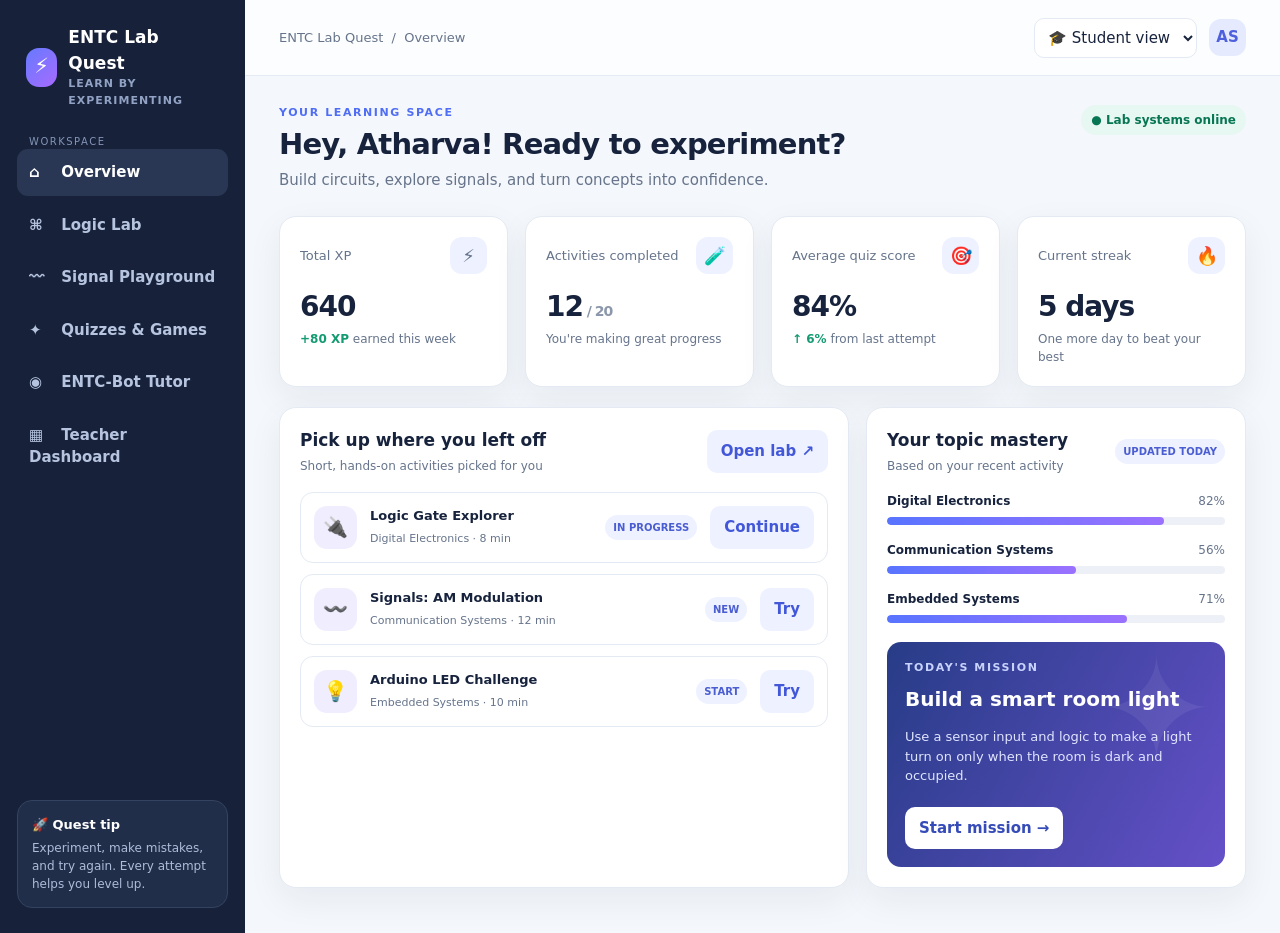
<file: index.html>
<!DOCTYPE html>
<html lang="en">
<head>
<meta charset="UTF-8"><meta name="viewport" content="width=device-width, initial-scale=1.0">
<title>ENTC Lab Quest</title>
<style>
:root{--bg:#f4f7fb;--panel:#fff;--ink:#17233d;--muted:#66748b;--line:#e4eaf3;--blue:#4f6df5;--purple:#8a5cf6;--green:#159b72;--orange:#f59e0b;--red:#e45b6b;--shadow:0 12px 34px #253b6410}
*{box-sizing:border-box}body{margin:0;background:var(--bg);color:var(--ink);font:15px/1.5 Inter,ui-sans-serif,system-ui,-apple-system,Segoe UI,sans-serif}button,input,select{font:inherit}button{cursor:pointer;border:0;border-radius:10px;padding:10px 14px;font-weight:700;transition:.15s}button:hover{transform:translateY(-1px)}.primary{background:var(--blue);color:#fff}.soft{background:#eef1ff;color:#4258d8}.dark{background:#1b2945;color:white}.success{background:#e5f8f1;color:#087653}.shell{display:grid;grid-template-columns:245px 1fr;min-height:100vh}.sidebar{background:#17223a;color:#dce5fb;padding:25px 17px;display:flex;flex-direction:column;gap:25px}.brand{display:flex;gap:11px;align-items:center;padding:0 9px;font-size:17px;font-weight:850;color:#fff}.logo{display:grid;place-items:center;width:39px;height:39px;border-radius:13px;background:linear-gradient(135deg,#667aff,#a76bff);font-size:21px}.brand small{display:block;color:#91a2c4;font-size:11px;font-weight:600;letter-spacing:1px}.navlabel{font-size:10px;text-transform:uppercase;letter-spacing:1.5px;color:#8494b6;padding:0 12px}.nav{display:grid;gap:6px}.nav button{color:#b7c4df;background:transparent;text-align:left;padding:12px;border-radius:11px}.nav button.active,.nav button:hover{background:#293754;color:white}.nav button span{display:inline-block;width:27px}.side-bottom{margin-top:auto;background:#202e49;border:1px solid #344360;border-radius:15px;padding:14px;font-size:12px;color:#aebcda}.side-bottom strong{display:block;color:#fff;font-size:13px;margin-bottom:5px}.main{min-width:0}.topbar{height:76px;background:#ffffffc9;border-bottom:1px solid var(--line);display:flex;align-items:center;justify-content:space-between;padding:0 34px;gap:16px}.crumb{color:var(--muted);font-size:13px}.topright{display:flex;align-items:center;gap:12px}.role-select{border:1px solid var(--line);background:white;border-radius:10px;padding:9px;color:var(--ink)}.avatar{width:37px;height:37px;border-radius:12px;background:#e6eaff;color:#4e60dc;display:grid;place-items:center;font-weight:900}.content{padding:29px 34px 45px;max-width:1500px;margin:auto}.welcome{display:flex;align-items:flex-start;justify-content:space-between;gap:20px;margin-bottom:25px}.eyebrow{color:var(--blue);font-size:11px;font-weight:900;letter-spacing:1.6px;text-transform:uppercase}.welcome h1{font-size:29px;line-height:1.15;margin:6px 0 8px;letter-spacing:-.8px}.welcome p{margin:0;color:var(--muted)}.pill{display:inline-flex;align-items:center;gap:6px;padding:6px 10px;border-radius:99px;background:#e6f8f1;color:#087653;font-size:12px;font-weight:800}.grid{display:grid;gap:17px}.stats{grid-template-columns:repeat(4,minmax(0,1fr));margin-bottom:20px}.card{background:var(--panel);border:1px solid var(--line);border-radius:17px;padding:20px;box-shadow:var(--shadow);min-width:0}.stat-top{display:flex;justify-content:space-between;align-items:center;color:var(--muted);font-size:13px}.stat-icon{width:37px;height:37px;display:grid;place-items:center;background:#eef1ff;border-radius:12px;font-size:18px}.stat-value{font-size:28px;font-weight:850;letter-spacing:-1px;margin:12px 0 2px}.stat-foot{font-size:12px;color:var(--muted)}.up{color:var(--green);font-weight:800}.two{grid-template-columns:minmax(0,1.5fr) minmax(300px,1fr)}.section-head{display:flex;align-items:center;justify-content:space-between;gap:10px;margin-bottom:17px}.section-head h2{font-size:17px;margin:0}.section-head p{font-size:12px;color:var(--muted);margin:3px 0 0}.activity-list{display:grid;gap:11px}.activity{display:flex;align-items:center;gap:13px;padding:13px;border:1px solid var(--line);border-radius:13px}.activity-icon{width:43px;height:43px;border-radius:13px;background:#f0edff;display:grid;place-items:center;font-size:20px;flex-shrink:0}.activity-text{flex:1;min-width:0}.activity-text strong{display:block;font-size:13px}.activity-text small{color:var(--muted);font-size:11px}.tag{font-size:10px;padding:5px 8px;border-radius:99px;background:#eef1ff;color:#4b5ed1;font-weight:800;white-space:nowrap}.progress-row{margin:16px 0}.progress-label{display:flex;justify-content:space-between;font-size:12px;margin-bottom:7px}.progress-label span:last-child{color:var(--muted)}.bar{height:8px;background:#edf0f6;border-radius:99px;overflow:hidden}.bar span{display:block;height:100%;border-radius:99px;background:linear-gradient(90deg,#5874ff,#9b71ff)}.mission{background:linear-gradient(120deg,#273c87,#6550c8);color:white;border:0;position:relative;overflow:hidden}.mission:after{content:"✦";position:absolute;font-size:140px;right:10px;top:-37px;color:#ffffff12}.mission .eyebrow{color:#c9d3ff}.mission h2{font-size:20px;margin:8px 0}.mission p{color:#e0e5ff;font-size:13px;max-width:380px}.mission button{background:white;color:#354bb8;margin-top:8px}.page{display:none}.page.active{display:block}.lab-layout{display:grid;grid-template-columns:minmax(0,1.4fr) minmax(270px,.8fr);gap:18px}.lab-canvas{background:#fbfcff;border:1px dashed #ccd5e8;border-radius:14px;min-height:255px;padding:22px;display:flex;flex-direction:column;align-items:center;justify-content:center;gap:22px}.gate-row{display:flex;align-items:center;gap:17px;flex-wrap:wrap;justify-content:center}.switch{border:1px solid #d7deed;border-radius:12px;background:white;padding:12px 16px;min-width:73px;text-align:center}.switch.on{background:#e5f8f1;border-color:#8cd9bd;color:#087653}.gate{padding:17px 20px;background:#eef1ff;border:1px solid #cfd6ff;border-radius:12px;font-weight:900;min-width:100px;text-align:center}.wire{color:#8c9bb7;font-size:24px}.led{width:42px;height:42px;border-radius:50%;background:#d6dce7;border:5px solid #bcc5d4;box-shadow:inset 0 0 0 3px #fff}.led.on{background:#35d49a;border-color:#16a875;box-shadow:0 0 25px #35d49a88,inset 0 0 0 3px #b8ffe4}.result{font-size:13px;color:var(--muted);text-align:center}.controls{display:flex;gap:9px;flex-wrap:wrap}.controls button{padding:9px 12px}.truth{width:100%;border-collapse:collapse;font-size:13px}.truth th,.truth td{text-align:center;padding:10px;border-bottom:1px solid var(--line)}.truth th{background:#f7f8fc;color:var(--muted)}.truth .current{background:#eafaf3;font-weight:900}.quiz-option{display:block;width:100%;text-align:left;background:#f8f9fc;border:1px solid var(--line);margin:9px 0;color:var(--ink);font-weight:600}.quiz-option.selected{border-color:var(--blue);background:#eef1ff}.quiz-option.correct{border-color:#4ac49a;background:#e6f8f1}.quiz-option.wrong{border-color:#ef9aa5;background:#fff0f1}.feedback{padding:12px;border-radius:10px;margin:12px 0;font-size:13px}.teacher-controls{display:flex;gap:10px;flex-wrap:wrap;margin-bottom:16px}.teacher-controls select,.teacher-controls input{padding:10px;border:1px solid var(--line);border-radius:10px;background:white}.table-wrap{overflow:auto}table.data{width:100%;border-collapse:collapse;font-size:12px}table.data th,table.data td{padding:12px 10px;text-align:left;border-bottom:1px solid var(--line);white-space:nowrap}table.data th{font-size:10px;text-transform:uppercase;letter-spacing:.7px;color:var(--muted);background:#fafbfe}.student{display:flex;align-items:center;gap:9px}.mini-avatar{width:30px;height:30px;display:grid;place-items:center;background:#eef1ff;color:#5665d9;border-radius:10px;font-weight:900}.mastery{display:inline-block;width:63px;height:7px;background:#edf0f6;border-radius:99px;overflow:hidden;vertical-align:middle;margin-right:6px}.mastery span{display:block;height:100%;border-radius:99px}.heatmap{width:100%;border-collapse:separate;border-spacing:5px;font-size:11px}.heatmap th{color:var(--muted);font-weight:700;text-align:center;padding:6px}.heatmap td{text-align:center;border-radius:6px;padding:11px 5px;font-weight:800}.h1{background:#fee8e9;color:#ae3f4b}.h2{background:#fff1d8;color:#966313}.h3{background:#e5f7ed;color:#16704f}.h4{background:#d6f3e5;color:#075c3c}.toast{position:fixed;right:22px;bottom:22px;background:#17223a;color:white;padding:13px 18px;border-radius:12px;box-shadow:var(--shadow);z-index:5;display:none}.toast.show{display:block;animation:fade .25s}@keyframes fade{from{transform:translateY(8px);opacity:0}to{transform:none;opacity:1}}.signal-canvas{width:100%;height:180px;background:#101a30;border-radius:12px}.range{width:100%;accent-color:var(--blue)}.field{display:grid;gap:6px;margin:12px 0}.field label{font-size:12px;font-weight:800;color:var(--muted)}.field input,.field select,.field textarea{width:100%;border:1px solid var(--line);border-radius:10px;padding:10px;background:#fff;color:var(--ink)}.chatbox{height:220px;overflow:auto;background:#f8f9fc;border:1px solid var(--line);border-radius:12px;padding:12px;display:flex;flex-direction:column;gap:9px;margin-bottom:10px}.bubble{padding:10px 12px;border-radius:12px;max-width:90%;font-size:13px}.bot{background:#fff;border:1px solid var(--line);align-self:flex-start}.userbubble{background:#e9edff;align-self:flex-end}.chat-input{display:flex;gap:8px}.chat-input input{flex:1;min-width:0;border:1px solid var(--line);border-radius:10px;padding:10px}.note{font-size:11px;color:var(--muted);margin-top:10px}.empty{color:var(--muted);padding:30px;text-align:center}.mobile-menu{display:none}
@media(max-width:1050px){.stats{grid-template-columns:repeat(2,minmax(0,1fr))}.two,.lab-layout{grid-template-columns:1fr}.content{padding:23px}.topbar{padding:0 23px}}
@media(max-width:700px){.shell{grid-template-columns:1fr}.sidebar{display:none}.topbar{height:65px;padding:0 15px}.mobile-menu{display:block;background:#eef1ff;color:#4056d5}.content{padding:20px 14px 35px}.welcome{display:block}.welcome h1{font-size:25px}.welcome>.pill{margin-top:14px}.stats{gap:10px}.card{padding:15px}.stat-value{font-size:24px}.two{gap:12px}.topright{gap:7px}.role-select{max-width:120px;font-size:12px;padding:8px}.crumb{display:none}.lab-canvas{padding:14px}.gate-row{gap:8px}.switch{min-width:60px;padding:10px}.gate{min-width:75px;padding:13px}.activity{padding:10px}.tag{display:none}}
</style>
</head>
<body>
<div class="shell">
<aside class="sidebar">
  <div class="brand"><div class="logo">⚡</div><div>ENTC Lab Quest<small>LEARN BY EXPERIMENTING</small></div></div>
  <div><div class="navlabel">Workspace</div><nav class="nav" id="nav">
    <button class="active" data-page="home"><span>⌂</span> Overview</button>
    <button data-page="logic"><span>⌘</span> Logic Lab</button>
    <button data-page="signals"><span>〰</span> Signal Playground</button>
    <button data-page="quiz"><span>✦</span> Quizzes & Games</button>
    <button data-page="tutor"><span>◉</span> ENTC-Bot Tutor</button>
    <button data-page="teacher"><span>▦</span> Teacher Dashboard</button>
  </nav></div>
  <div class="side-bottom"><strong>🚀 Quest tip</strong>Experiment, make mistakes, and try again. Every attempt helps you level up.</div>
</aside>
<main class="main">
<header class="topbar"><button class="mobile-menu" id="mobileMenu">☰</button><div class="crumb">ENTC Lab Quest&nbsp; / &nbsp;<span id="crumbName">Overview</span></div><div class="topright"><select class="role-select" id="roleSelect" aria-label="Choose demo role"><option value="student">🎓 Student view</option><option value="teacher">🧑‍🏫 Teacher view</option></select><div class="avatar" id="avatar">AS</div></div></header>
<div class="content">
<section class="page active" id="page-home">
  <div class="welcome"><div><div class="eyebrow">YOUR LEARNING SPACE</div><h1>Hey, Atharva! Ready to experiment?</h1><p>Build circuits, explore signals, and turn concepts into confidence.</p></div><div class="pill">● Lab systems online</div></div>
  <div class="grid stats">
    <div class="card"><div class="stat-top">Total XP <div class="stat-icon">⚡</div></div><div class="stat-value" id="xpValue">640</div><div class="stat-foot"><span class="up">+80 XP</span> earned this week</div></div>
    <div class="card"><div class="stat-top">Activities completed <div class="stat-icon">🧪</div></div><div class="stat-value" id="completedValue">12<span style="font-size:14px;color:#8b97aa"> / 20</span></div><div class="stat-foot">You're making great progress</div></div>
    <div class="card"><div class="stat-top">Average quiz score <div class="stat-icon">🎯</div></div><div class="stat-value">84%</div><div class="stat-foot"><span class="up">↑ 6%</span> from last attempt</div></div>
    <div class="card"><div class="stat-top">Current streak <div class="stat-icon">🔥</div></div><div class="stat-value">5 days</div><div class="stat-foot">One more day to beat your best</div></div>
  </div>
  <div class="grid two">
    <div class="card"><div class="section-head"><div><h2>Pick up where you left off</h2><p>Short, hands-on activities picked for you</p></div><button class="soft" data-go="logic">Open lab ↗</button></div>
      <div class="activity-list">
       <div class="activity"><div class="activity-icon">🔌</div><div class="activity-text"><strong>Logic Gate Explorer</strong><small>Digital Electronics · 8 min</small></div><span class="tag">IN PROGRESS</span><button class="soft" data-go="logic">Continue</button></div>
       <div class="activity"><div class="activity-icon">〰️</div><div class="activity-text"><strong>Signals: AM Modulation</strong><small>Communication Systems · 12 min</small></div><span class="tag">NEW</span><button class="soft" data-go="signals">Try</button></div>
       <div class="activity"><div class="activity-icon">💡</div><div class="activity-text"><strong>Arduino LED Challenge</strong><small>Embedded Systems · 10 min</small></div><span class="tag">START</span><button class="soft" data-go="quiz">Try</button></div>
      </div>
    </div>
    <div class="card"><div class="section-head"><div><h2>Your topic mastery</h2><p>Based on your recent activity</p></div><span class="tag">UPDATED TODAY</span></div>
      <div class="progress-row"><div class="progress-label"><strong>Digital Electronics</strong><span>82%</span></div><div class="bar"><span style="width:82%"></span></div></div>
      <div class="progress-row"><div class="progress-label"><strong>Communication Systems</strong><span>56%</span></div><div class="bar"><span style="width:56%"></span></div></div>
      <div class="progress-row"><div class="progress-label"><strong>Embedded Systems</strong><span>71%</span></div><div class="bar"><span style="width:71%"></span></div></div>
      <div class="mission" style="padding:18px;border-radius:14px;margin-top:19px"><div class="eyebrow">TODAY'S MISSION</div><h2>Build a smart room light</h2><p>Use a sensor input and logic to make a light turn on only when the room is dark and occupied.</p><button data-go="logic">Start mission →</button></div>
    </div>
  </div>
</section>
<section class="page" id="page-logic">
 <div class="welcome"><div><div class="eyebrow">VIRTUAL CIRCUIT LAB</div><h1>Logic Gate Explorer</h1><p>Toggle the inputs and observe how the output changes. Learn by testing every combination.</p></div><span class="pill">● Live simulation</span></div>
 <div class="lab-layout">
  <div class="card"><div class="section-head"><div><h2>Build & test your circuit</h2><p>Choose a gate, then toggle inputs A and B</p></div><span class="tag">DIGITAL ELECTRONICS</span></div>
   <div class="field"><label for="gateType">Logic gate</label><select id="gateType"><option value="AND">AND gate</option><option value="OR">OR gate</option><option value="NOT">NOT gate (uses A only)</option><option value="XOR">XOR gate</option><option value="NAND">NAND gate</option></select></div>
   <div class="lab-canvas"><div class="gate-row"><button class="switch" id="switchA">A · LOW</button><span class="wire">━━━━</span><div class="gate" id="gateShape">AND</div><span class="wire">━━━━</span><div class="led" id="led"></div></div><div class="gate-row" id="inputBRow"><button class="switch" id="switchB">B · LOW</button><span class="result">Input B connects to the gate</span></div><div class="result" id="outputResult">Output: LOW (0) · LED OFF</div></div>
   <div class="controls" style="margin-top:15px"><button class="primary" id="nextTruth">Next truth-table row</button><button class="soft" id="resetLogic">Reset inputs</button><button class="soft" id="completeLab">Mark lab complete +50 XP</button></div>
   <p class="note">This is a learning simulation, not a physical circuit. Try each input combination before checking the truth table.</p>
  </div>
  <div class="card"><div class="section-head"><div><h2>Truth table</h2><p>Output updates with your current inputs</p></div><span class="tag" id="truthGateTag">AND</span></div><table class="truth"><thead><tr><th>A</th><th>B</th><th>Output</th></tr></thead><tbody id="truthBody"></tbody></table><div class="feedback" style="background:#f5f6ff;color:#4d5cc0" id="logicExplain">AND outputs HIGH only when both inputs are HIGH.</div></div>
 </div>
</section>
<section class="page" id="page-signals">
 <div class="welcome"><div><div class="eyebrow">COMMUNICATION SYSTEMS</div><h1>Signal Playground</h1><p>Change amplitude and frequency to see how a signal behaves. Explore a simple AM waveform.</p></div><span class="pill">〰 Interactive waveform</span></div>
 <div class="grid two">
  <div class="card"><div class="section-head"><div><h2>Waveform studio</h2><p>Carrier signal with amplitude modulation</p></div><span class="tag">LIVE PREVIEW</span></div><canvas id="signalCanvas" class="signal-canvas" width="800" height="300"></canvas>
   <div class="field"><label>Amplitude: <span id="ampLabel">50%</span></label><input id="ampRange" class="range" type="range" min="10" max="100" value="50"></div>
   <div class="field"><label>Frequency: <span id="freqLabel">4 Hz</span></label><input id="freqRange" class="range" type="range" min="1" max="12" value="4"></div>
   <div class="field"><label>Modulation depth: <span id="modLabel">40%</span></label><input id="modRange" class="range" type="range" min="0" max="90" value="40"></div>
  </div>
  <div class="card"><div class="section-head"><div><h2>Signal concepts</h2><p>Quick reference while experimenting</p></div></div>
   <div class="activity-list"><div class="activity"><div class="activity-icon">📈</div><div class="activity-text"><strong>Amplitude</strong><small>Controls the signal's maximum height. Higher amplitude means a stronger signal.</small></div></div><div class="activity"><div class="activity-icon">⏱️</div><div class="activity-text"><strong>Frequency</strong><small>How many cycles occur per second. Higher frequency means more cycles in the same time.</small></div></div><div class="activity"><div class="activity-icon">📡</div><div class="activity-text"><strong>AM modulation</strong><small>The message signal changes the carrier's amplitude while the carrier frequency stays approximately constant.</small></div></div></div>
   <div class="feedback" style="background:#e9f8f1;color:#087653;margin-top:16px">Experiment tip: increase modulation depth and watch the envelope become more pronounced.</div>
  </div>
 </div>
</section>
<section class="page" id="page-quiz">
 <div class="welcome"><div><div class="eyebrow">QUICK CHALLENGE</div><h1>Quizzes & mini-games</h1><p>Check your understanding and earn XP. Answers include explanations so you can learn from mistakes.</p></div><span class="pill">✦ Earn +20 XP</span></div>
 <div class="grid two">
  <div class="card"><div class="section-head"><div><h2 id="quizTitle">Question 1 of 3</h2><p id="quizTopic">Digital Electronics · Basics</p></div><span class="tag" id="quizScore">SCORE 0</span></div>
   <h3 id="questionText" style="font-size:19px;line-height:1.4;margin:22px 0">What is the output of an AND gate when A = 1 and B = 0?</h3>
   <div id="options"></div><div id="quizFeedback"></div><div class="controls"><button class="primary" id="submitAnswer">Check answer</button><button class="soft" id="nextQuestion" style="display:none">Next question →</button></div>
  </div>
  <div class="card"><div class="section-head"><div><h2>Your challenge stats</h2><p>Demo learner record</p></div></div>
   <div class="grid stats" style="grid-template-columns:repeat(2,minmax(0,1fr))"><div><div class="stat-foot">Correct answers</div><div class="stat-value" id="correctCount">0</div></div><div><div class="stat-foot">XP earned</div><div class="stat-value" id="quizXp">0</div></div></div>
   <div class="mission" style="padding:20px;border-radius:14px;margin-top:12px"><div class="eyebrow">BONUS CHALLENGE</div><h2>Spot the logic</h2><p>Can you explain why XOR is different from OR? Complete the quiz and ask ENTC-Bot for a hint.</p><button data-go="tutor">Ask ENTC-Bot →</button></div>
  </div>
 </div>
</section>
<section class="page" id="page-tutor">
 <div class="welcome"><div><div class="eyebrow">YOUR AI STUDY PARTNER</div><h1>Ask ENTC-Bot</h1><p>Ask a concept question or request a hint. This prototype uses a built-in demo tutor; connect an AI API for live AI responses.</p></div><span class="pill">◉ Tutor ready</span></div>
 <div class="grid two">
  <div class="card"><div class="section-head"><div><h2>Conversation</h2><p>Simple explanations, hints first</p></div><button class="soft" id="clearChat">Clear chat</button></div>
   <div class="chatbox" id="chatbox"><div class="bubble bot">Hi! I'm ENTC-Bot. What are you exploring today? Try asking: “Give me a hint for XOR” or “Explain modulation simply.”</div></div>
   <div class="chat-input"><input id="chatInput" placeholder="Ask about a circuit, signal, or Arduino code…" maxlength="500"><button class="primary" id="sendChat">Send</button></div>
   <p class="note">Demo note: no message is sent to an external AI service in this prototype.</p>
  </div>
  <div class="card"><div class="section-head"><div><h2>Suggested prompts</h2><p>Tap one to start learning</p></div></div>
   <div class="activity-list"><button class="quiz-option" data-prompt="Give me a hint for XOR without giving me the answer.">💡 Give me a hint for XOR</button><button class="quiz-option" data-prompt="Explain amplitude modulation like I'm a beginner.">📡 Explain AM modulation simply</button><button class="quiz-option" data-prompt="Help me understand INPUT_PULLUP in Arduino.">🔧 Explain INPUT_PULLUP</button><button class="quiz-option" data-prompt="What should I check if my LED does not turn on?">🛠️ Debug an LED circuit</button></div>
   <div class="feedback" style="background:#f5f6ff;color:#4d5cc0">Tutor approach: first a hint, then a short explanation, then a quick check question.</div>
  </div>
 </div>
</section>
<section class="page" id="page-teacher">
 <div class="welcome"><div><div class="eyebrow">FACULTY WORKSPACE</div><h1>Class performance dashboard</h1><p>Track section progress, spot learning gaps, and decide what to revise next.</p></div><span class="pill">● Demo data</span></div>
 <div class="teacher-controls"><select id="sectionFilter"><option value="all">All sections</option><option value="A">Section A</option><option value="B">Section B</option><option value="C">Section C</option></select><input id="studentSearch" placeholder="Search student…"><button class="primary" id="exportCsv">Export CSV ↓</button><button class="soft" id="insightBtn">✦ Generate AI insights</button></div>
 <div class="grid stats">
  <div class="card"><div class="stat-top">Students enrolled<div class="stat-icon">👥</div></div><div class="stat-value" id="teacherCount">20</div><div class="stat-foot">Across 3 sections</div></div>
  <div class="card"><div class="stat-top">Avg. completion<div class="stat-icon">✓</div></div><div class="stat-value" id="teacherCompletion">68%</div><div class="stat-foot">Activities completed</div></div>
  <div class="card"><div class="stat-top">Average score<div class="stat-icon">🎯</div></div><div class="stat-value" id="teacherAverage">74%</div><div class="stat-foot">Across recent quizzes</div></div>
  <div class="card"><div class="stat-top">Need support<div class="stat-icon">🧭</div></div><div class="stat-value" id="teacherSupport">5</div><div class="stat-foot">Mastery below 50%</div></div>
 </div>
 <div class="grid two">
  <div class="card"><div class="section-head"><div><h2>Student progress</h2><p>Use this table to drill down into learning performance</p></div><span class="tag">LIVE DEMO VIEW</span></div><div class="table-wrap"><table class="data"><thead><tr><th>Student</th><th>Section</th><th>Completion</th><th>Avg. score</th><th>Weak topic</th><th>Last active</th></tr></thead><tbody id="studentRows"></tbody></table></div><p class="note">Sample students are fictional demo records. Replace with real class data after backend integration.</p></div>
  <div class="card"><div class="section-head"><div><h2>Topic mastery heatmap</h2><p>Student × topic · low mastery is highlighted</p></div></div><div style="overflow:auto"><table class="heatmap"><thead><tr><th>Student</th><th>Digital</th><th>Signals</th><th>Embedded</th><th>Circuits</th></tr></thead><tbody id="heatmapRows"></tbody></table></div><div class="note">Legend: <span style="color:#ae3f4b">■ Needs help</span> &nbsp; <span style="color:#966313">■ Developing</span> &nbsp; <span style="color:#16704f">■ Strong</span></div><div id="insightBox" class="feedback" style="display:none;background:#f5f6ff;color:#3949a8;margin-top:15px"></div></div>
 </div>
 <div class="card" style="margin-top:18px"><div class="section-head"><div><h2>Assignments</h2><p>Create a simple assignment for a section</p></div></div><div class="grid" style="grid-template-columns:2fr 1fr 1fr auto;align-items:end"><div class="field"><label>Activity</label><select id="assignActivity"><option>Logic Gate Explorer</option><option>AM Modulation Lab</option><option>Digital Electronics Quiz</option><option>Arduino LED Challenge</option></select></div><div class="field"><label>Section</label><select id="assignSection"><option>A</option><option>B</option><option>C</option><option>All sections</option></select></div><div class="field"><label>Due date</label><input type="date" id="dueDate"></div><button class="primary" id="assignBtn">Assign activity</button></div><div id="assignmentResult" class="note"></div></div>
</section>
</div>
</main>
</div><div class="toast" id="toast"></div>
<script>
const $=s=>document.querySelector(s), $$=s=>[...document.querySelectorAll(s)];
let currentPage='home', xp=640, labCompleted=false, A=0, B=0, quizIndex=0, quizScore=0, quizCorrect=0, quizXp=0, selectedOption=null, answered=false;
const explain={AND:'AND outputs HIGH only when both inputs are HIGH.',OR:'OR outputs HIGH when at least one input is HIGH.',NOT:'NOT flips the input: LOW becomes HIGH, and HIGH becomes LOW.',XOR:'XOR outputs HIGH only when the inputs are different.',NAND:'NAND is the opposite of AND: it outputs LOW only when both inputs are HIGH.'};
function out(a,b,type){if(type==='AND')return a&b;if(type==='OR')return a|b;if(type==='NOT')return a?0:1;if(type==='XOR')return a^b;if(type==='NAND')return (a&b)?0:1;return 0}
function toast(msg){let t=$('#toast');t.textContent=msg;t.classList.add('show');setTimeout(()=>t.classList.remove('show'),2600)}
function go(page){currentPage=page;$$('.page').forEach(p=>p.classList.toggle('active',p.id==='page-'+page));$$('#nav button').forEach(b=>b.classList.toggle('active',b.dataset.page===page));$('#crumbName').textContent=({home:'Overview',logic:'Logic Lab',signals:'Signal Playground',quiz:'Quizzes & Games',tutor:'ENTC-Bot Tutor',teacher:'Teacher Dashboard'})[page];if(page==='signals')drawSignal();if(page==='teacher')renderTeacher();window.scrollTo({top:0,behavior:'smooth'})}
$$('#nav button').forEach(b=>b.addEventListener('click',()=>go(b.dataset.page)));$$('[data-go]').forEach(b=>b.addEventListener('click',()=>go(b.dataset.go)));$('#mobileMenu').onclick=()=>{let p=prompt('Open page: home, logic, signals, quiz, tutor, teacher','home');if(p&&['home','logic','signals','quiz','tutor','teacher'].includes(p))go(p)};
$('#roleSelect').addEventListener('change',e=>{if(e.target.value==='teacher'){go('teacher');$('#avatar').textContent='TC'}else{go('home');$('#avatar').textContent='AS'}});
function renderLogic(){let type=$('#gateType').value;let o=out(A,B,type);$('#switchA').textContent=`A · ${A?'HIGH':'LOW'}`;$('#switchB').textContent=`B · ${B?'HIGH':'LOW'}`;$('#switchA').classList.toggle('on',!!A);$('#switchB').classList.toggle('on',!!B);$('#gateShape').textContent=type;$('#inputBRow').style.opacity=type==='NOT'?'.35':'1';$('#switchB').disabled=type==='NOT';$('#led').classList.toggle('on',!!o);$('#outputResult').textContent=`Output: ${o?'HIGH (1)':'LOW (0)'} · LED ${o?'ON':'OFF'}`;$('#truthGateTag').textContent=type;$('#logicExplain').textContent=explain[type];let rows='';for(let a=0;a<=1;a++)for(let b=0;b<=1;b++){let val=out(a,b,type);rows+=`<tr class="${a===A&&b===B?'current':''}"><td>${a}</td><td>${type==='NOT'?'—':b}</td><td>${val}</td></tr>`}$('#truthBody').innerHTML=rows}
$('#switchA').onclick=()=>{A=A?0:1;renderLogic()};$('#switchB').onclick=()=>{B=B?0:1;renderLogic()};$('#gateType').onchange=renderLogic;$('#resetLogic').onclick=()=>{A=0;B=0;renderLogic()};$('#nextTruth').onclick=()=>{let rows=[[0,0],[0,1],[1,0],[1,1]],i=rows.findIndex(r=>r[0]===A&&r[1]===B);[A,B]=rows[(i+1)%rows.length];renderLogic()};$('#completeLab').onclick=()=>{if(!labCompleted){xp+=50;labCompleted=true;$('#xpValue').textContent=xp;$('#completedValue').innerHTML='13<span style="font-size:14px;color:#8b97aa"> / 20</span>';toast('Lab complete! +50 XP earned ⚡')}else toast('Lab already completed — great work!')};renderLogic();

const questions=[
 {topic:'Digital Electronics · Basics',q:'What is the output of an AND gate when A = 1 and B = 0?',opts:['0 (LOW)','1 (HIGH)','It depends on frequency','Invalid input'],ans:0,why:'AND requires both inputs to be HIGH. Since B is LOW, the output is 0.'},
 {topic:'Digital Electronics · Logic gates',q:'When does an XOR gate produce HIGH (1)?',opts:['When both inputs are 0','When both inputs are 1','When the inputs are different','Always'],ans:2,why:'XOR detects different inputs: 0,1 or 1,0 produce HIGH.'},
 {topic:'Embedded Systems · Arduino',q:'Which Arduino function sets a pin as an output?',opts:['digitalRead()','pinMode(pin, OUTPUT)','analogRead()','delay()'],ans:1,why:'pinMode(pin, OUTPUT) configures the pin to drive a signal, such as switching an LED.'}
];
function renderQuestion(){let q=questions[quizIndex];$('#quizTitle').textContent=`Question ${quizIndex+1} of ${questions.length}`;$('#quizTopic').textContent=q.topic;$('#questionText').textContent=q.q;$('#quizScore').textContent=`SCORE ${quizScore}`;$('#options').innerHTML=q.opts.map((o,i)=>`<button class="quiz-option" data-option="${i}">${String.fromCharCode(65+i)}. ${o}</button>`).join('');$$('[data-option]').forEach(b=>b.onclick=()=>{if(answered)return;selectedOption=+b.dataset.option;$$('[data-option]').forEach(x=>x.classList.toggle('selected',+x.dataset.option===selectedOption))});$('#quizFeedback').innerHTML='';$('#submitAnswer').style.display='inline-block';$('#nextQuestion').style.display='none';selectedOption=null;answered=false}
$('#submitAnswer').onclick=()=>{if(selectedOption===null){toast('Choose an answer first');return}answered=true;let q=questions[quizIndex],correct=selectedOption===q.ans;if(correct){quizScore+=1;quizCorrect+=1;quizXp+=20;xp+=20;$('#xpValue').textContent=xp;$('#correctCount').textContent=quizCorrect;$('#quizXp').textContent=quizXp}$$('[data-option]').forEach(b=>{let n=+b.dataset.option;if(n===q.ans)b.classList.add('correct');if(n===selectedOption&&!correct)b.classList.add('wrong')});$('#quizScore').textContent=`SCORE ${quizScore}`;$('#quizFeedback').innerHTML=`<div class="feedback" style="background:${correct?'#e5f8f1':'#fff0f1'};color:${correct?'#087653':'#a73d4b'}"><strong>${correct?'Correct! +20 XP 🎉':'Not quite — keep learning.'}</strong><br>${q.why}</div>`;$('#submitAnswer').style.display='none';$('#nextQuestion').style.display='inline-block';$('#nextQuestion').textContent=quizIndex===questions.length-1?'Restart quiz ↻':'Next question →'};
$('#nextQuestion').onclick=()=>{quizIndex=(quizIndex+1)%questions.length;if(quizIndex===0){quizScore=0;toast('Quiz restarted — give it another go!')}renderQuestion()};renderQuestion();

function tutorReply(msg){let m=msg.toLowerCase();if(m.includes('xor'))return 'Hint: compare the two inputs. XOR is interested in whether they are the same or different. Try the four pairs (0,0), (0,1), (1,0), (1,1) in the Logic Lab. What pattern do you notice?';if(m.includes('modulation')||m.includes('am '))return 'Think of a carrier wave as a fast-moving vehicle and the message as instructions that change its height. In amplitude modulation (AM), the message changes the carrier’s amplitude. Try moving the modulation-depth slider and watch the envelope.';if(m.includes('pullup')||m.includes('arduino'))return 'A useful hint: INPUT_PULLUP turns on an internal resistor that keeps the input HIGH when the button is open. When the button connects the pin to GND, the reading becomes LOW. That is why button logic can feel reversed.';if(m.includes('led')||m.includes('debug')||m.includes('circuit'))return 'Debug checklist: 1) Is the LED direction correct? 2) Is there a current-limiting resistor? 3) Is the ground connected? 4) Does the code use the same pin number as the wiring? 5) Is pinMode set to OUTPUT? Check one item at a time.';if(m.includes('and gate')||m.includes('logic'))return 'Start with a truth table. For each input pair, predict the output before you toggle the switches. AND needs both inputs HIGH; OR needs at least one HIGH; NOT flips one input. Which gate are you testing?';return 'Let’s break it down. First, identify the input, the rule that connects input to output, and the expected result. Tell me which part is confusing—or open the Logic Lab and test one case. I’ll guide you with hints first.'}
function sendMessage(text){let msg=(text||$('#chatInput').value).trim();if(!msg)return;$('#chatInput').value='';let box=$('#chatbox');box.insertAdjacentHTML('beforeend',`<div class="bubble userbubble">${escapeHtml(msg)}</div>`);setTimeout(()=>{box.insertAdjacentHTML('beforeend',`<div class="bubble bot">${escapeHtml(tutorReply(msg))}</div>`);box.scrollTop=box.scrollHeight},180);box.scrollTop=box.scrollHeight}
function escapeHtml(s){return s.replace(/[&<>"']/g,c=>({'&':'&amp;','<':'&lt;','>':'&gt;','"':'&quot;',"'":'&#39;'}[c]))}
$('#sendChat').onclick=()=>sendMessage();$('#chatInput').addEventListener('keydown',e=>{if(e.key==='Enter')sendMessage()});$$('[data-prompt]').forEach(b=>b.onclick=()=>sendMessage(b.dataset.prompt));$('#clearChat').onclick=()=>$('#chatbox').innerHTML='<div class="bubble bot">Chat cleared. What would you like to explore?</div>';

function drawSignal(){let c=$('#signalCanvas');if(!c)return;let ctx=c.getContext('2d'),w=c.width,h=c.height;ctx.clearRect(0,0,w,h);ctx.fillStyle='#101a30';ctx.fillRect(0,0,w,h);ctx.strokeStyle='#263651';ctx.lineWidth=1;for(let x=0;x<w;x+=40){ctx.beginPath();ctx.moveTo(x,0);ctx.lineTo(x,h);ctx.stroke()}for(let y=0;y<h;y+=30){ctx.beginPath();ctx.moveTo(0,y);ctx.lineTo(w,y);ctx.stroke()}let amp=+$(' #ampRange'.trim()).value/100*(h*.36),freq=+$(' #freqRange'.trim()).value,mod=+$(' #modRange'.trim()).value/100;$('#ampLabel').textContent=$('#ampRange').value+'%';$('#freqLabel').textContent=freq+' Hz';$('#modLabel').textContent=$('#modRange').value+'%';ctx.strokeStyle='#71a7ff';ctx.lineWidth=3;ctx.beginPath();for(let x=0;x<w;x++){let t=x/w*2*Math.PI;let env=1+mod*Math.sin(t*1.2);let y=h/2-Math.sin(t*freq*2)*amp*env;if(x===0)ctx.moveTo(x,y);else ctx.lineTo(x,y)}ctx.stroke();ctx.strokeStyle='#d8a7ff';ctx.lineWidth=2;ctx.setLineDash([5,5]);ctx.beginPath();for(let x=0;x<w;x++){let t=x/w*2*Math.PI;let y=h/2-Math.sin(t*1.2)*amp*mod;if(x===0)ctx.moveTo(x,y);else ctx.lineTo(x,y)}ctx.stroke();ctx.setLineDash([])}
['ampRange','freqRange','modRange'].forEach(id=>$('#'+id).addEventListener('input',drawSignal));

const names=['Aarav Patil','Isha Kulkarni','Rohan Deshmukh','Ananya Shah','Vihaan Joshi','Sara Khan','Aditya More','Meera Nair','Kabir Jadhav','Diya Pawar','Arjun Rao','Saanvi Gupta','Reyansh Kale','Myra Singh','Ishaan Bhosale','Aditi Verma','Krish Naik','Anvi Chavan','Dev Malhotra','Tara Sawant'];
let students=names.map((name,i)=>{let sec=['A','B','C'][i%3],d=45+(i*17%52),s=48+(i*13%49),signals=35+(i*19%60),emb=42+(i*11%55),cir=40+(i*23%57);if(i===3||i===8||i===13||i===17||i===5){signals=32+(i%5)*3;d=Math.min(d,58)}return {name,section:sec,completion:d,score:s,digital:d,signals,embedded:emb,circuits:cir,weak:Math.min(d,signals,emb,cir)<50?'Communication Systems':(['Digital Electronics','Embedded Systems','Circuits'][i%3]),active:['Today','Yesterday','2 days ago'][i%3] }});
function renderTeacher(){let sec=$('#sectionFilter').value,query=$('#studentSearch').value.toLowerCase(),list=students.filter(s=>(sec==='all'||s.section===sec)&&s.name.toLowerCase().includes(query));$('#teacherCount').textContent=list.length;$('#teacherCompletion').textContent=(list.length?Math.round(list.reduce((a,s)=>a+s.completion,0)/list.length):0)+'%';$('#teacherAverage').textContent=(list.length?Math.round(list.reduce((a,s)=>a+s.score,0)/list.length):0)+'%';$('#teacherSupport').textContent=list.filter(s=>Math.min(s.digital,s.signals,s.embedded,s.circuits)<50).length;$('#studentRows').innerHTML=list.map(s=>`<tr><td><div class="student"><div class="mini-avatar">${s.name.split(' ').map(x=>x[0]).join('')}</div><strong>${s.name}</strong></div></td><td>Section ${s.section}</td><td><span class="mastery"><span style="width:${s.completion}%;background:${s.completion<55?'#e45b6b':'#4f6df5'}"></span></span>${s.completion}%</td><td><strong>${s.score}%</strong></td><td>${s.weak}</td><td>${s.active}</td></tr>`).join('')||'<tr><td colspan="6">No students found.</td></tr>';$('#heatmapRows').innerHTML=list.slice(0,10).map(s=>`<tr><th style="text-align:left;max-width:95px;overflow:hidden">${s.name.split(' ')[0]}</th>${[s.digital,s.signals,s.embedded,s.circuits].map(v=>`<td class="${v<50?'h1':v<65?'h2':v<80?'h3':'h4'}">${v}%</td>`).join('')}</tr>`).join('')}
$('#sectionFilter').onchange=renderTeacher;$('#studentSearch').oninput=renderTeacher;
$('#exportCsv').onclick=()=>{let sec=$('#sectionFilter').value,query=$('#studentSearch').value.toLowerCase(),list=students.filter(s=>(sec==='all'||s.section===sec)&&s.name.toLowerCase().includes(query));let csv='Name,Section,Completion,Average Score,Digital Electronics,Signals,Embedded Systems,Circuits,Weak Topic,Last Active\\n'+list.map(s=>[s.name,s.section,s.completion+'%',s.score+'%',s.digital+'%',s.signals+'%',s.embedded+'%',s.circuits+'%',s.weak,s.active].map(x=>'"'+String(x).replace(/"/g,'""')+'"').join(',')).join('\\n');let blob=new Blob([csv],{type:'text/csv;charset=utf-8;'}),url=URL.createObjectURL(blob),a=document.createElement('a');a.href=url;a.download='entc-lab-quest-class-report.csv';a.click();URL.revokeObjectURL(url);toast('CSV report exported')};
$('#insightBtn').onclick=()=>{let list=students.filter(s=>$('#sectionFilter').value==='all'||s.section===$('#sectionFilter').value),avg=Math.round(list.reduce((a,s)=>a+s.signals,0)/list.length),weak=list.filter(s=>s.signals<50).length;let box=$('#insightBox');box.style.display='block';box.innerHTML=`<strong>✦ Demo learning insights</strong><br>${weak} of ${list.length} students have Signals mastery below 50%. Average Signals mastery is ${avg}%.<br><br><strong>Suggested revision:</strong> run a 10-minute AM modulation visual demo, then give students a short carrier/message matching activity. Follow up with a quick formative quiz.`};
$('#assignBtn').onclick=()=>{let activity=$('#assignActivity').value,sec=$('#assignSection').value,due=$('#dueDate').value;if(!due){toast('Choose a due date first');return}$('#assignmentResult').textContent=`✓ Demo assignment created: ${activity} → ${sec==='All sections'?'all sections':'Section '+sec}, due ${due}. Connect a backend to save and notify students.`;toast('Assignment prepared')};
$('#dueDate').value=new Date(Date.now()+7*86400000).toISOString().slice(0,10);renderTeacher();
</script>
</body></html>
</file>
